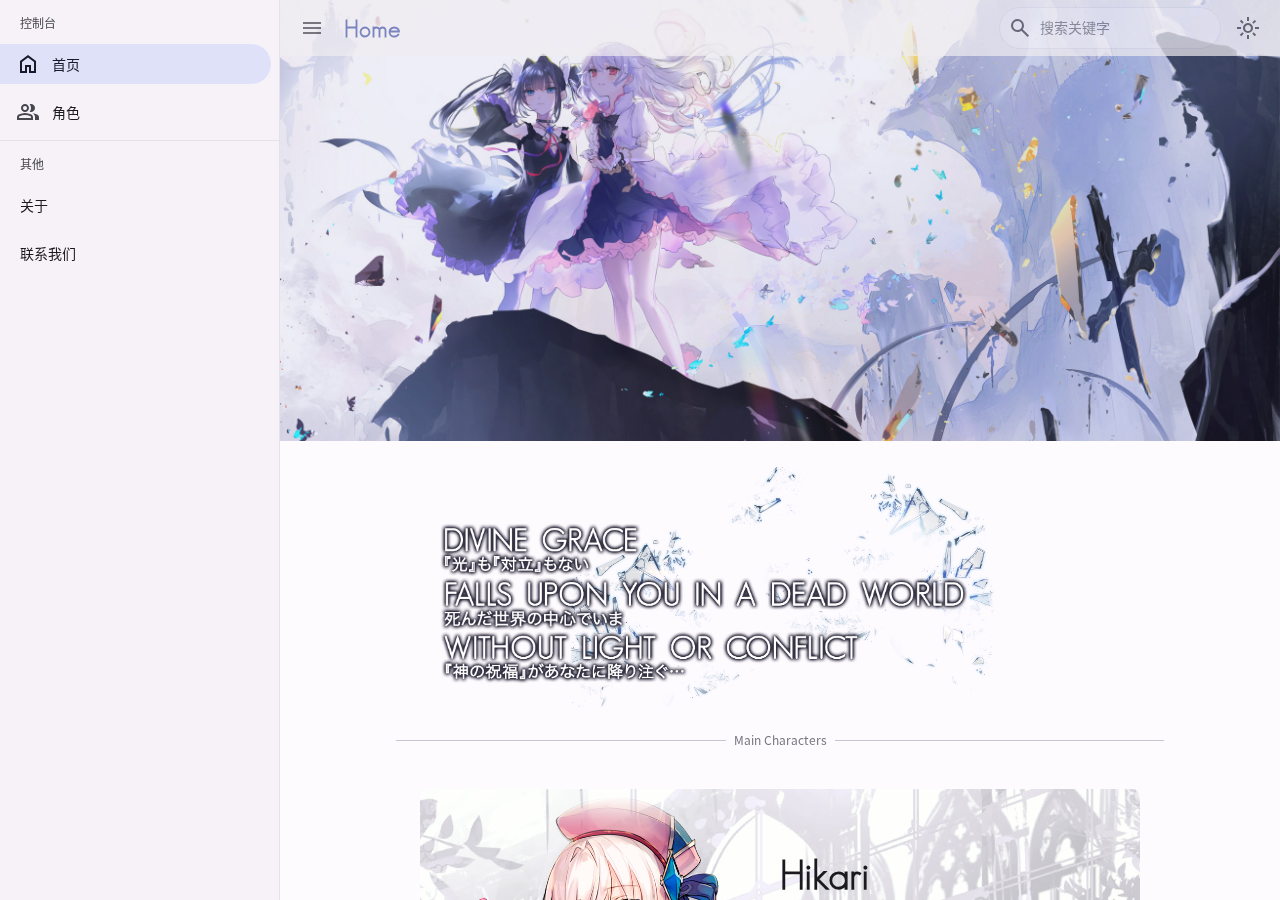
<file: index.html>
<!doctype html>
<html lang="zh-cn">

<head>
    <meta charset="UTF-8" />
    <meta name="viewport"
        content="width=device-width,initial-scale=1,minimum-scale=1,maximum-scale=1,user-scalable=no" />
    <meta name="mobile-web-app-capable" content="yes" />
    <script src="./soberScripts/sober.min.js"></script>
    <script src="./soberScripts/sober-theme.min.js"></script>
    <script>
        console.log(sober)
    </script>
    <title>Arcaea Fanmade Webpage</title>
    <link rel="stylesheet" type="text/css" href="./style.css">
</head>

<body>
    <s-page>
        <s-drawer>
            <!--左侧抽屉-->
            <div slot="start">
                <s-menu>
                    <div slot="label">控制台</div>
                    <s-menu-item id="home" checked="true">
                        <s-icon slot="start" name="home"></s-icon>
                        首页
                    </s-menu-item>
                    <s-menu-item id="charCards">
                        <s-icon slot="start">
                            <svg viewBox="0 -960 960 960">
                                <path d="M40-160v-112q0-34 17.5-62.5T104-378q62-31 126-46.5T360-440q66 0 130 15.5T616-378q29 15 46.5 43.5T680-272v112H40Zm720 0v-120q0-44-24.5-84.5T666-434q51 6 96 20.5t84 35.5q36 20 55 44.5t19 53.5v120H760ZM360-480q-66 0-113-47t-47-113q0-66 47-113t113-47q66 0 113 47t47 113q0 66-47 113t-113 47Zm400-160q0 66-47 113t-113 47q-11 0-28-2.5t-28-5.5q27-32 41.5-71t14.5-81q0-42-14.5-81T544-792q14-5 28-6.5t28-1.5q66 0 113 47t47 113ZM120-240h480v-32q0-11-5.5-20T580-306q-54-27-109-40.5T360-360q-56 0-111 13.5T140-306q-9 5-14.5 14t-5.5 20v32Zm240-320q33 0 56.5-23.5T440-640q0-33-23.5-56.5T360-720q-33 0-56.5 23.5T280-640q0 33 23.5 56.5T360-560Zm0 320Zm0-400Z"></path>
                            </svg>
                        </s-icon>
                        角色
                    </s-menu-item>
                </s-menu>
                <s-menu>
                    <div slot="label">其他</div>
                    <s-menu-item id="about"> 关于 </s-menu-item>
                    <s-menu-item id="contactUs"> 联系我们 </s-menu-item>
                </s-menu>
            </div>

            <!--主视图-->
            <s-scroll-view class="main">
                <div class="header"></div>
                <div class="content">
                    <!--标语-->
                    <div class="startupScene">
                        <div class="startupSentences">
                            <img src="./images/startup/m1.png" />
                            <img src="./images/startup/m2.png" />
                            <img src="./images/startup/m3.png" />
                        </div>
                    </div>

                    <!--角色-->
                    <s-divider>Main Characters</s-divider>
                    <div class="charactersContainer">
                        <s-carousel class="characters" id="characters" autoplay="true" duration="6000">
                            <s-carousel-item selected="true">
                                <img src="./images/characters/hikariFracture.png" style="height: 100%;">
                                <div class="charInfo">
                                    <h1>Hikari</h1>
                                    <p>宿命岂是凡人能够违抗？</p>
                                </div>
                            </s-carousel-item>
                            <s-carousel-item>
                                <img src="./images/characters/tairitsuGrievousLady.png" style="height: 100%;">
                                <div class="charInfo">
                                    <h1>Tairitsu</h1>
                                    <p>“而属于我的结局，便是一场悲惨的死亡。”</p>
                                </div>
                            </s-carousel-item>
                        </s-carousel>
                    </div>
                </div>
            </s-scroll-view>

            <!--应用栏-->
            <s-appbar class="appbar">
                <!--左侧导航按钮-->
                <s-icon-button slot="navigation" onclick="document.querySelector('s-drawer').toggle()">
                    <s-icon name="menu"></s-icon>
                </s-icon-button>
                <!--标题-->
                <div slot="headline" class="headline"> Home </div>
                <!--搜索框-->
                <s-search slot="search" placeholder="搜索关键字"
                    oninput="this.children[1].style.display=this.value===''?'none':'flex'">
                    <s-icon name="search" slot="start"></s-icon>
                    <s-icon-button slot="end" style="display: none"
                        onclick="this.parentElement.value='';this.style.display='none'">
                        <s-icon name="close"></s-icon>
                    </s-icon-button>
                </s-search>
                <!--亮/暗色切换-->
                <s-tooltip slot="action">
                    <s-icon-button slot="trigger" id="toggleTheme">
                        <s-icon name="light_mode" id="toggleThemeIcon"></s-icon>
                    </s-icon-button>
                    切换主题
                </s-tooltip>
            </s-appbar>
        </s-drawer>
    </s-page>

    <script src="./script.js"></script>
</html>
</file>
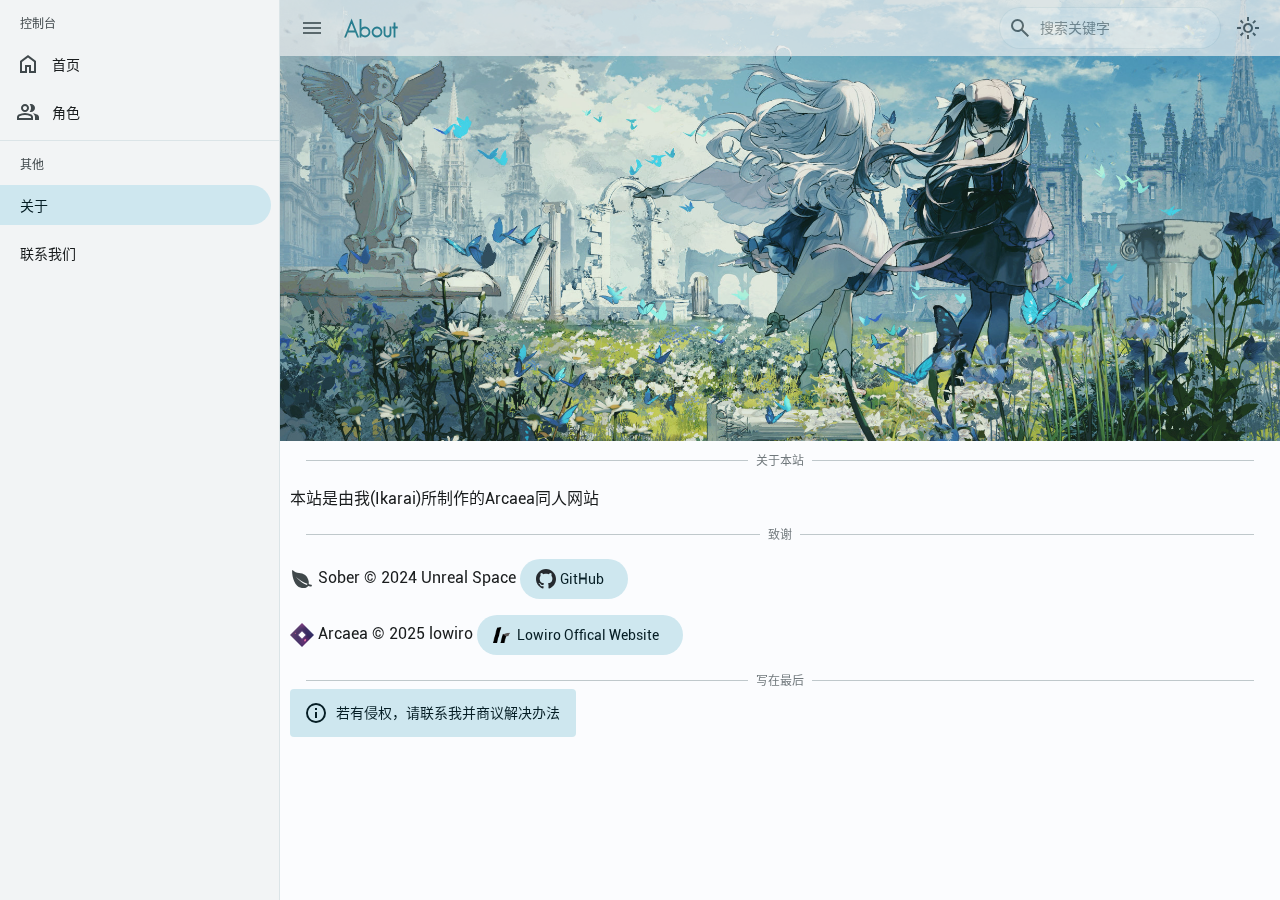
<file: pages/about/index.html>
<!doctype html>
<html lang="zh-cn">

<head>
    <meta charset="UTF-8" />
    <meta name="viewport"
        content="width=device-width,initial-scale=1,minimum-scale=1,maximum-scale=1,user-scalable=no" />
    <meta name="mobile-web-app-capable" content="yes" />
    <script src="../../soberScripts/sober.min.js"></script>
    <script src="../../soberScripts/sober-theme.min.js"></script>
    <script>
        console.log(sober)
    </script>
    <title>About</title>
    <link rel="stylesheet" type="text/css" href="./style.css">
</head>

<body>
    <s-page>
        <s-drawer>
            <!--左侧抽屉-->
            <div slot="start">
                <s-menu>
                    <div slot="label">控制台</div>
                    <s-menu-item id="home">
                        <s-icon slot="start" name="home"></s-icon>
                        首页
                    </s-menu-item>
                    <s-menu-item id="charCards">
                        <s-icon slot="start">
                            <svg viewBox="0 -960 960 960">
                                <path d="M40-160v-112q0-34 17.5-62.5T104-378q62-31 126-46.5T360-440q66 0 130 15.5T616-378q29 15 46.5 43.5T680-272v112H40Zm720 0v-120q0-44-24.5-84.5T666-434q51 6 96 20.5t84 35.5q36 20 55 44.5t19 53.5v120H760ZM360-480q-66 0-113-47t-47-113q0-66 47-113t113-47q66 0 113 47t47 113q0 66-47 113t-113 47Zm400-160q0 66-47 113t-113 47q-11 0-28-2.5t-28-5.5q27-32 41.5-71t14.5-81q0-42-14.5-81T544-792q14-5 28-6.5t28-1.5q66 0 113 47t47 113ZM120-240h480v-32q0-11-5.5-20T580-306q-54-27-109-40.5T360-360q-56 0-111 13.5T140-306q-9 5-14.5 14t-5.5 20v32Zm240-320q33 0 56.5-23.5T440-640q0-33-23.5-56.5T360-720q-33 0-56.5 23.5T280-640q0 33 23.5 56.5T360-560Zm0 320Zm0-400Z"></path>
                            </svg>
                        </s-icon>
                        角色
                    </s-menu-item>
                </s-menu>
                <s-menu>
                    <div slot="label">其他</div>
                    <s-menu-item id="about" checked="true"> 关于 </s-menu-item>
                    <s-menu-item id="contactUs"> 联系我们 </s-menu-item>
                </s-menu>
            </div>

            <!--主视图-->
            <s-scroll-view class="main">
                <div class="header"></div>
                <div class="content">
                    <s-divider>关于本站</s-divider>
                    <p>
                        本站是由我(Ikarai)所制作的Arcaea同人网站
                    </p>
                    <s-divider>致谢</s-divider>
                    <p>
                        <s-icon>
                            <svg viewBox="0 0 1024 1024"><path data-v-a8f97fcf="" d="M913.4 757.4c-105-16-113-31.4-113-31.4 21.6-129.8-45.4-294.2-154.8-383.2-145.6-118.4-367-32.4-539.4-212.4-40.2-42-16.8 471 199 665.4 157.8 142 343.6 98.4 394.6 75.2 46.2-21.2 78.6-59.8 78.6-59.8 84.2 26 125.8 24.4 125.8 24.4C933.8 839.2 948.8 762.8 913.4 757.4zM721.2 766.2c-276.4-81.8-484.2-369-484.2-369s182.4 215.4 504 320.4C741.4 733.8 731.8 757 721.2 766.2z"></path></svg>
                        </s-icon>
                        Sober © 2024 Unreal Space
                        <s-button type="filled-tonal" onclick="window.open('https:/\/github.com/apprat/sober/')">
                            <s-icon slot="start" src="../../images/icons/githubIcon.svg"></s-icon>
                            GitHub
                        </s-button>
                    </p>
                    <p>
                        <s-icon src="../../images/icons/arcaeaIcon.png"></s-icon>
                        Arcaea © 2025 lowiro
                        <s-button type="filled-tonal" onclick="window.open('https:/\/lowiro.com/')">
                            <s-icon slot="start" style="height: 1rem;" src="../../images/icons/lowiroIcon.png"></s-icon>
                            Lowiro Offical Website
                        </s-button>
                    </p>
                    <s-divider>写在最后</s-divider>
                    <s-alert>若有侵权，请联系我并商议解决办法</s-alert>
                </div>
            </s-scroll-view>

            <!--应用栏-->
            <s-appbar class="appbar">
                <!--左侧导航按钮-->
                <s-icon-button slot="navigation" onclick="document.querySelector('s-drawer').toggle()">
                    <s-icon name="menu"></s-icon>
                </s-icon-button>
                <!--标题-->
                <div slot="headline" class="headline"> About </div>
                <!--搜索框-->
                <s-search slot="search" placeholder="搜索关键字"
                    oninput="this.children[1].style.display=this.value===''?'none':'flex'">
                    <s-icon name="search" slot="start"></s-icon>
                    <s-icon-button slot="end" style="display: none"
                        onclick="this.parentElement.value='';this.style.display='none'">
                        <s-icon name="close"></s-icon>
                    </s-icon-button>
                </s-search>
                <!--亮/暗色切换-->
                <s-tooltip slot="action">
                    <s-icon-button slot="trigger" id="toggleTheme">
                        <s-icon name="light_mode" id="toggleThemeIcon"></s-icon>
                    </s-icon-button>
                    切换主题
                </s-tooltip>
            </s-appbar>
        </s-drawer>
    </s-page>

    <script src="./script.js"></script>
</html>
</file>
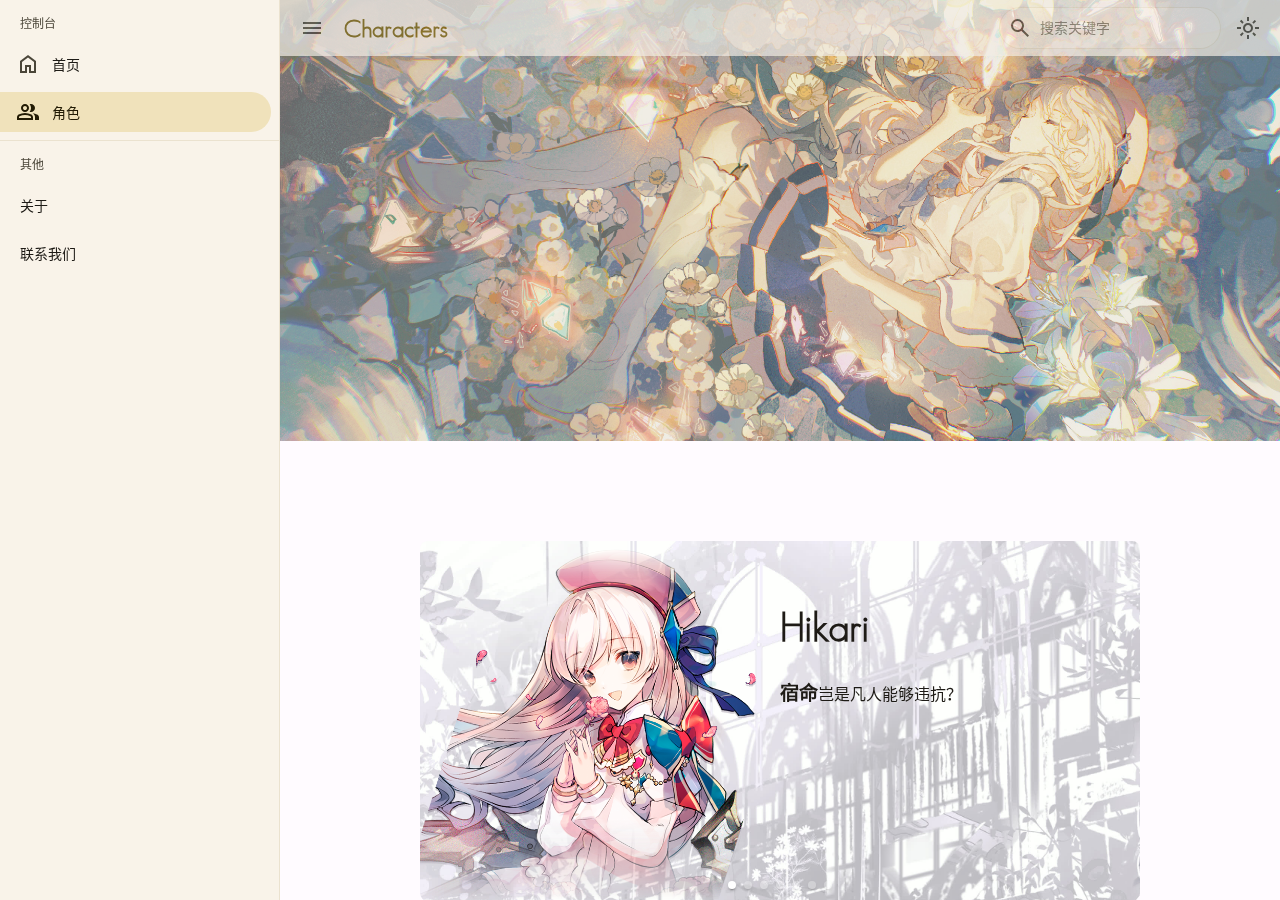
<file: pages/charCards/index.html>
<!doctype html>
<html lang="zh-cn">

<head>
    <meta charset="UTF-8" />
    <meta name="viewport"
        content="width=device-width,initial-scale=1,minimum-scale=1,maximum-scale=1,user-scalable=no" />
    <meta name="mobile-web-app-capable" content="yes" />
    <script src="../../soberScripts/sober.min.js"></script>
    <script src="../../soberScripts/sober-theme.min.js"></script>
    <script>
        console.log(sober)
    </script>
    <title>Characters</title>
    <link rel="stylesheet" type="text/css" href="./style.css">
</head>

<body>
    <s-page>
        <s-drawer>
            <!--左侧抽屉-->
            <div slot="start">
                <s-menu>
                    <div slot="label">控制台</div>
                    <s-menu-item id="home">
                        <s-icon slot="start" name="home"></s-icon>
                        首页
                    </s-menu-item>
                    <s-menu-item id="charCards" checked="true">
                        <s-icon slot="start">
                            <svg viewBox="0 -960 960 960">
                                <path d="M40-160v-112q0-34 17.5-62.5T104-378q62-31 126-46.5T360-440q66 0 130 15.5T616-378q29 15 46.5 43.5T680-272v112H40Zm720 0v-120q0-44-24.5-84.5T666-434q51 6 96 20.5t84 35.5q36 20 55 44.5t19 53.5v120H760ZM360-480q-66 0-113-47t-47-113q0-66 47-113t113-47q66 0 113 47t47 113q0 66-47 113t-113 47Zm400-160q0 66-47 113t-113 47q-11 0-28-2.5t-28-5.5q27-32 41.5-71t14.5-81q0-42-14.5-81T544-792q14-5 28-6.5t28-1.5q66 0 113 47t47 113ZM120-240h480v-32q0-11-5.5-20T580-306q-54-27-109-40.5T360-360q-56 0-111 13.5T140-306q-9 5-14.5 14t-5.5 20v32Zm240-320q33 0 56.5-23.5T440-640q0-33-23.5-56.5T360-720q-33 0-56.5 23.5T280-640q0 33 23.5 56.5T360-560Zm0 320Zm0-400Z"></path>
                            </svg>
                        </s-icon>
                        角色
                    </s-menu-item>
                </s-menu>
                <s-menu>
                    <div slot="label">其他</div>
                    <s-menu-item id="about">关于</s-menu-item>
                    <s-menu-item id="contactUs">联系我们</s-menu-item>
                </s-menu>
            </div>

            <!--主视图-->
            <s-scroll-view class="main">
                <div class="header"></div>
                <!--正文-->
                <div class="content">
                    <div class="charactersContainer">
                        <s-carousel class="characters" id="characters" autoplay="true">
                            <s-carousel-item selected="true">
                                <img src="../../images/characters/hikariFracture.png">
                                <div class="charInfo">
                                    <h1>Hikari</h1>
                                    <p><b>宿命</b>岂是凡人能够违抗？</p>
                                </div>
                            </s-carousel-item>
                            <s-carousel-item>
                                <img src="../../images/characters/tairitsuGrievousLady.png">
                                <div class="charInfo">
                                    <h1>Tairitsu</h1>
                                    <p>“而属于我的结局，便是一场悲惨的<b>死亡</b>。”</p>
                                </div>
                            </s-carousel-item>
                            <s-carousel-item>
                                <img src="../../images/characters/maya.png">
                                <div class="charInfo">
                                    <h1>Maya</h1>
                                    <p>「<b>“无所不有”</b>的你，又想要什么呢？」 <br>
                                        ——直视你的心，直面现实，然后做出选择，这样就好。
                                    </p>
                                </div>
                            </s-carousel-item>
                            <s-carousel-item>
                                <img src="../../images/characters/lacrymira.png">
                                <div class="charInfo">
                                    <h3>~Ascendant - 8th Seeker~</h3>
                                    <h1>Lacrymira</h1>
                                    <p>“那个深深嵌入Arcaea心脏的名字，你<b>无从知晓</b>”</p>
                                </div>
                            </s-carousel-item>
                            <s-carousel-item>
                                <img src="../../images/characters/nell.png">
                                <div class="charInfo">
                                    <h3>~Ascendant - 6th Seeker~</h3>
                                    <h1>Nell / Forlorn</h1>
                                    <p>「至高：第八探索者」—— <br>
                                        <b>「慈悲」</b>。
                                    </p>
                                </div>
                            </s-carousel-item>
                            <s-carousel-item>
                                <img src="../../images/characters/lagrange.png">
                                <div class="charInfo">
                                    <h1>Lagrange</h1>
                                    <p><b>拉</b> 格 朗 日</p>
                                </div>
                            </s-carousel-item>
                            <s-carousel-item>
                                <img src="../../images/characters/saya.png">
                                <div class="charInfo">
                                    <h1>Saya</h1>
                                    <p>“在那些地方，人类可以成为<b>上帝</b>。”</p>
                                </div>
                            </s-carousel-item>
                        </s-carousel>

                        <s-divider>Partners</s-divider>
                        <div class="list">
                            <div class="item">
                                <s-dialog>
                                    <s-card slot="trigger" clickable="true">
                                        <img slot="image" src="../../images/charCards/hikariCard.jpg">
                                        <div slot="headline">光 Hikari</div>
                                        <div slot="text">
                                            Main Story Act 1 : <br>
                                            Creation
                                        </div>
                                    </s-card>
                                    <div slot="headline"> Hikari </div>
                                    <div slot="text" class="charCard">
                                        <div class="charStand">
                                            <img src="../../images/charStand/hikariStand.png">
                                        </div>
                                        <div class="charIntroduce">
                                            <h3>~</h3>
                                            <h1>光</h1>
                                            <p>[SUPPORT]</p>
                                            <p>
                                                EASY - <br>
                                                Recollection Rate loss reduced for 'LOST' notes
                                            </p>
                                        </div>
                                        <s-divider>Variants</s-divider>
                                        <div>
                                            <s-dialog>
                                                <s-button slot="trigger">Hikari (Zero)</s-button>
                                                <div slot="headline"> Hikari </div>
                                                <div slot="text" class="charCard">
                                                    <div class="charStand">
                                                        <img src="../../images/charStand/hikariZeroStand.png">
                                                    </div>
                                                    <h3>Zero</h3>
                                                    <h1>光</h1>
                                                    <p>[CHALLENGE]</p>
                                                    <p>
                                                        (Lv8) <br>
                                                        Set Recollection Gauge to 0 on note 'LOST'
                                                    </p>
                                                </div>
                                            </s-dialog>
                                        </div>
                                    </div>
                                </s-dialog>
                            </div>
                            <div class="item">
                                <s-dialog>
                                    <s-card slot="trigger" clickable="true">
                                        <img slot="image" src="../../images/charCards/lacrymiraCard.jpg">
                                        <div slot="headline">洞烛 Insight</div>
                                        <div slot="text">
                                            Main Story Act 2 : <br>
                                            Catastrophe
                                        </div>
                                    </s-card>
                                    <div slot="headline"> Lacrymira </div>
                                    <div slot="text"  class="charCard">
                                        <div class="charStand">
                                            <img src="../../images/charStand/insightStand.png">
                                        </div>
                                        <div class="charIntroduce">
                                            <h3>~Ascendant - 8th Seeker~</h3>
                                            <h1>拉可弥拉</h1>
                                            <p>[SEEKER]</p>
                                            <p>
                                                HARD - <br>
                                                Irruption Gauge - <br>
                                                Chance to usurp Partners' World plays with 2x progress
                                            </p>
                                        </div>
                                    </div>
                                </s-dialog>
                            </div>
                            <div class="item">
                                <s-card clickable="true">
                                    <img slot="image" src="../../images/charCards/mayaCard.jpg">
                                    <div slot="headline">摩耶 Maya</div>
                                    <div slot="text">
                                        Main Story Act 2 : <br>
                                        Catastrophe
                                    </div>
                                </s-card>
                            </div>
                            <div class="item">
                                <s-card clickable="true">
                                    <img slot="image" src="../../images/charCards/tairitsuCard.jpg">
                                    <div slot="headline">对立 Tairitsu</div>
                                    <div slot="text">
                                        Main Story Act 1 : <br>
                                        Creation
                                    </div>
                                </s-card>
                            </div>
                            <div class="item">
                                <s-card clickable="true">
                                    <img slot="image" src="../../images/charCards/sayaCard.jpg">
                                    <div slot="headline">咲弥 Saya</div>
                                    <div slot="text">
                                        Side Story & <br>
                                        Main Story Act 2 : <br>
                                        Catastrophe
                                    </div>
                                </s-card>
                            </div>
                            <div class="item">
                                <s-card clickable="true">
                                    <img slot="image" src="../../images/charCards/lagrangeCard.jpg">
                                    <div slot="headline">拉格兰 Lagrange</div>
                                    <div slot="text">
                                        Side Story
                                    </div>
                                </s-card>
                            </div>
                        </div>
                    </div>
                </div>
            </s-scroll-view>

            <!--应用栏-->
            <s-appbar class="appbar">
                <!--左侧导航按钮-->
                <s-icon-button slot="navigation" onclick="document.querySelector('s-drawer').toggle()">
                    <s-icon name="menu"></s-icon>
                </s-icon-button>
                <!--标题-->
                <div slot="headline" class="headline"> Characters </div>
                <!--搜索框-->
                <s-search slot="search" placeholder="搜索关键字"
                    oninput="this.children[1].style.display=this.value===''?'none':'flex'">
                    <s-icon name="search" slot="start"></s-icon>
                    <s-icon-button slot="end" style="display: none"
                        onclick="this.parentElement.value='';this.style.display='none'">
                        <s-icon name="close"></s-icon>
                    </s-icon-button>
                </s-search>
                <!--亮/暗色切换-->
                <s-tooltip slot="action">
                    <s-icon-button slot="trigger" id="toggleTheme">
                        <s-icon name="light_mode" id="toggleThemeIcon"></s-icon>
                    </s-icon-button>
                    切换主题
                </s-tooltip>
            </s-appbar>
        </s-drawer>
    </s-page>

    <script src="./script.js"></script>

</html>
</file>
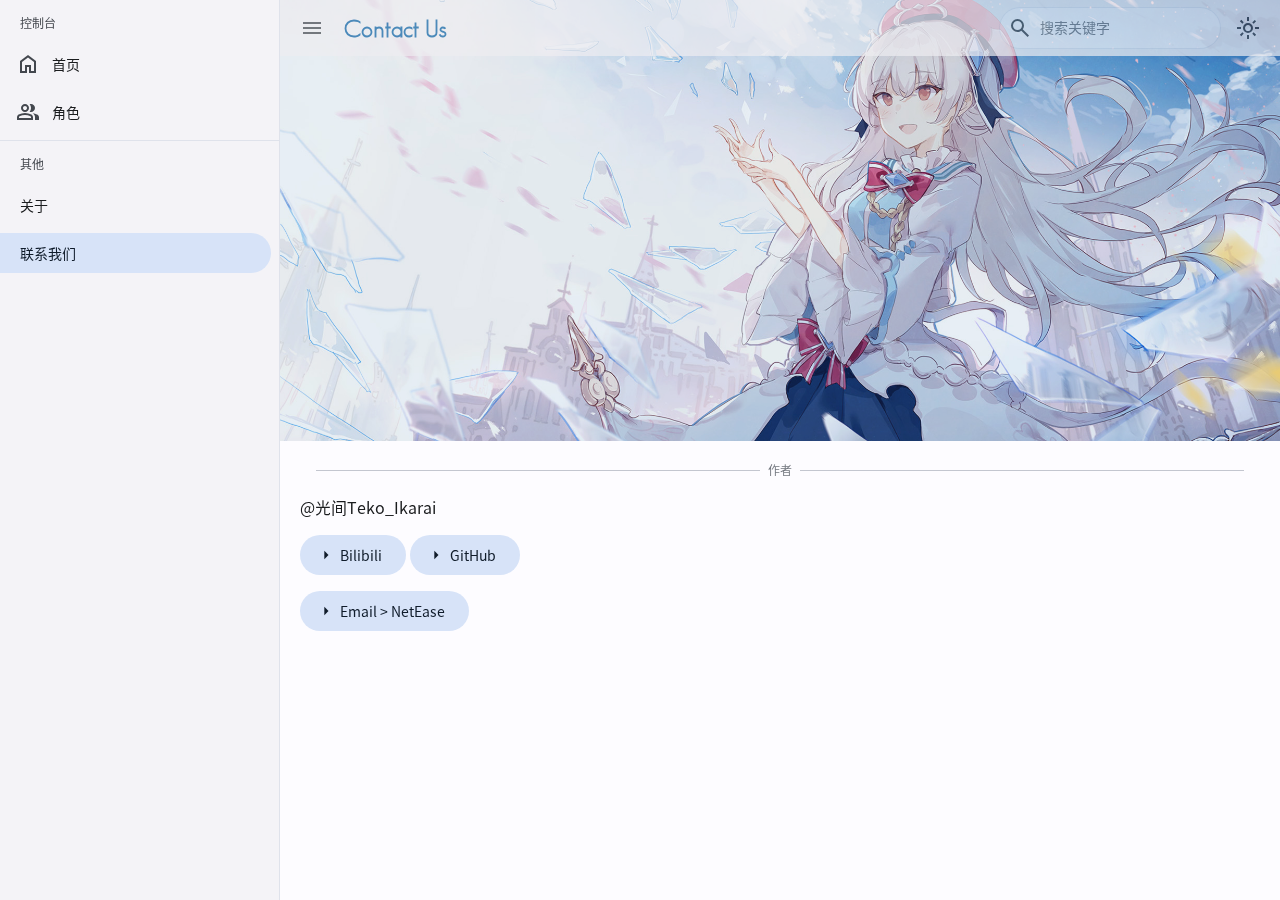
<file: pages/contactUs/index.html>
<!doctype html>
<html lang="zh-cn">

<head>
    <meta charset="UTF-8" />
    <meta name="viewport"
        content="width=device-width,initial-scale=1,minimum-scale=1,maximum-scale=1,user-scalable=no" />
    <meta name="mobile-web-app-capable" content="yes" />
    <script src="../../soberScripts/sober.min.js"></script>
    <script src="../../soberScripts/sober-theme.min.js"></script>
    <script>
        console.log(sober)
    </script>
    <title>Contact Us</title>
    <link rel="stylesheet" type="text/css" href="./style.css">
</head>

<body>
    <s-page>
        <s-drawer>
            <!--左侧抽屉-->
            <div slot="start">
                <s-menu>
                    <div slot="label">控制台</div>
                    <s-menu-item id="home">
                        <s-icon slot="start" name="home"></s-icon>
                        首页
                    </s-menu-item>
                    <s-menu-item id="charCards">
                        <s-icon slot="start">
                            <svg viewBox="0 -960 960 960">
                                <path d="M40-160v-112q0-34 17.5-62.5T104-378q62-31 126-46.5T360-440q66 0 130 15.5T616-378q29 15 46.5 43.5T680-272v112H40Zm720 0v-120q0-44-24.5-84.5T666-434q51 6 96 20.5t84 35.5q36 20 55 44.5t19 53.5v120H760ZM360-480q-66 0-113-47t-47-113q0-66 47-113t113-47q66 0 113 47t47 113q0 66-47 113t-113 47Zm400-160q0 66-47 113t-113 47q-11 0-28-2.5t-28-5.5q27-32 41.5-71t14.5-81q0-42-14.5-81T544-792q14-5 28-6.5t28-1.5q66 0 113 47t47 113ZM120-240h480v-32q0-11-5.5-20T580-306q-54-27-109-40.5T360-360q-56 0-111 13.5T140-306q-9 5-14.5 14t-5.5 20v32Zm240-320q33 0 56.5-23.5T440-640q0-33-23.5-56.5T360-720q-33 0-56.5 23.5T280-640q0 33 23.5 56.5T360-560Zm0 320Zm0-400Z"></path>
                            </svg>
                        </s-icon>
                        角色
                    </s-menu-item>
                </s-menu>
                <s-menu>
                    <div slot="label">其他</div>
                    <s-menu-item id="about">关于</s-menu-item>
                    <s-menu-item id="contactUs" checked="true">联系我们</s-menu-item>
                </s-menu>
            </div>

            <!--主视图-->
            <s-scroll-view class="main">
                <div class="header"></div>
                <!--正文-->
                <div class="content">
                    <s-divider>作者</s-divider>
                    <p>@光间Teko_Ikarai</p>
                    <p>
                        <s-button type="filled-tonal" onclick="window.open('https:/\/space.bilibili.com/1365405592')">
                            <s-icon slot="start" name="arrow_drop_right"></s-icon>
                            Bilibili
                        </s-button>
                        <s-button type="filled-tonal" onclick="window.open('https:/\/github.com/Teko-Ikarai')">
                            <s-icon slot="start" name="arrow_drop_right"></s-icon>
                            GitHub
                        </s-button>
                    </p>
                    <p>
                        <s-tooltip>
                            <s-button slot="trigger" type="filled-tonal" onclick="window.open('mailto:yjym20318@163.com')">
                                <s-icon slot="start" name="arrow_drop_right"></s-icon>
                                Email > NetEase
                            </s-button>
                            点击以跳转至邮箱
                        </s-tooltip>
                    </p>
                    <!--<p>
                        <s-tooltip>
                            <s-alert slot="trigger">
                                若无法联系网易邮箱，请使用以下邮箱：<a href="mailto:xxingy1@outlook.com">xxingy1@outlook.com</a>
                            </s-alert>
                            若无必要，请勿联系该邮箱
                        </s-tooltip>
                    </p>-->
                </div>
            </s-scroll-view>

            <!--应用栏-->
            <s-appbar class="appbar">
                <!--左侧导航按钮-->
                <s-icon-button slot="navigation" onclick="document.querySelector('s-drawer').toggle()">
                    <s-icon name="menu"></s-icon>
                </s-icon-button>
                <!--标题-->
                <div slot="headline" class="headline"> Contact Us </div>
                <!--搜索框-->
                <s-search slot="search" placeholder="搜索关键字"
                    oninput="this.children[1].style.display=this.value===''?'none':'flex'">
                    <s-icon name="search" slot="start"></s-icon>
                    <s-icon-button slot="end" style="display: none"
                        onclick="this.parentElement.value='';this.style.display='none'">
                        <s-icon name="close"></s-icon>
                    </s-icon-button>
                </s-search>
                <!--亮/暗色切换-->
                <s-tooltip slot="action">
                    <s-icon-button slot="trigger" id="toggleTheme">
                        <s-icon name="light_mode" id="toggleThemeIcon"></s-icon>
                    </s-icon-button>
                    切换主题
                </s-tooltip>
            </s-appbar>
        </s-drawer>
    </s-page>

    <script src="./script.js"></script>

</html>
</file>
<file: style.css>
@import url(./fonts/font.css);

html,
body {
    height: 100%;
    overflow: hidden;
    margin: 0;
    /**禁用字体缩放**/
      -webkit-text-size-adjust: none;
}

/**隐藏未加载的组件**/
:not(:defined) {
    display: none;
}

.main {
    container-name: main;
    container-type: inline-size;
    overscroll-behavior: none;
}

.appbar {
    opacity: 0.7;
    position: absolute;
    width: 100%;
    box-sizing: border-box;
    z-index: 1;
}

.header {
    container-name: header;
    container-type: inline-size;
    position: sticky;
    top: calc(64px - 49%);
    height: 49%;
    background: var(--s-color-primary);
    z-index: 1;
    opacity: .95;
}

.header::before {
    content: '';
    position: absolute;
    inset: 0;
    width: 100%;
    height: 100%;
    background-image: url('./images/bgHome.jpg');
    background-size: cover;
    background-position: center;
    pointer-events: none;
    opacity: .9;
}

.list {
    max-width: 1280px;
    margin: auto;
    column-count: 3;
    column-gap: 0;
    column-fill: balance;
    padding: 8px;
    box-sizing: border-box;
}

.list>.item {
    padding: 8px;
    break-inside: avoid;
    -webkit-break-inside: avoid;
}

.list s-card {
    max-width: none;
    display: block;
}

.pagination {
    display: flex;
    justify-content: center;
    margin-bottom: 24px;
}

.content {
    font-family: 'Geosans', 'NotoSans';
    width: 80%;
    margin: auto;
    margin-top: 5%;
}

.headline {
    font-family: 'GeoSansLight';
}

.startupScene {
    container-name: startupScene;
    position: relative;
    width: 100%;
    height: 420px;
    top: -24px;
    background-image: url('./images/startup/glass.png');
    background-repeat: no-repeat;
    background-size: contain;
    background-position: center;
}

.startupSentences {
    margin: auto;
    width: 85%;
    padding-top: 10%;
    height: 60%;
}

.startupSentences img {
    height: 32%;
    display: block;
}

.characterContainer {
    width: 100%;
}

.characters {
    margin: auto;
    margin-top: 5%;
    margin-bottom: 5%;
    max-width: 90%;
    background-image: url('./images/bgCharInfo.jpg');
    background-size: cover;
}

.characters s-carousel-item {
    background: none;
}

.characters img {
    z-index: -1;
    position: absolute;
    left: -5%;
}

.characters .charInfo {
    z-index: 1;
    margin-left: 45%;
    padding: 5%;
    position: absolute;
}

.characters .charInfo h1 {
    font-family: 'GeoSansLight', 'NotoSans';
    font-size: 3rem;
}

@container main (max-width: 1024px) {
    .header {
        top: calc(56px - 49%);
    }
    .startupScene {
        height: 240px;
        .startupSentences {
            height: 70%;
            padding-top: 7%;
        }
    }
    .characters .charInfo h1 {
        font-size: 2.5rem;
    }
}

@container main (max-width: 768px) {
    .list {
        column-count: 2;
    }
    .startupScene {
        height: 210px;
        .startupSentences {
            height: 70%;
            width: 87%;
            padding-top: 5%;
        }
    }
    .characters {
        margin-top: 3%;
        margin-bottom: 3%;
        .charInfo {
            padding-top: 3%;
            h1 {
                font-size: 2rem;
            }
            p {
                font-size: 1rem;
            }
        }
    }
}

@container main (max-width: 630px) {
    .list {
        column-count: 2;
    }
    .startupScene {
        height: 150px;
        top: -9px;
        .startupSentences {
            height: 70%;
            width: 85%;
            padding-top: 4%;
        }
    }
    .characters .charInfo {
        padding-top: 3%;
        h1 {
            font-size: 1.7rem;
        }
        p {
            font-size: 0.8rem;
        }
    }
}

@container main (max-width: 376px) {
    .list {
        column-count: 1;
    }
    .startupScene {
        height: 90px;
        top: 0px;
    }
    .characters {
        margin-top: 1%;
        margin-bottom: 2%;
        .charInfo {
            padding-top: 0%;
            h1 {
                font-size: 1.5rem;
            }
            p {
                font-size: 0.6rem;
            }
        }
    }
}
</file>
<file: pages/about/style.css>
@import url(../../fonts/font.css);

html,
body {
    height: 100%;
    overflow: hidden;
    margin: 0;
}

/**隐藏未加载的组件**/
:not(:defined) {
    display: none;
}

.main {
    container-name: main;
    container-type: inline-size;
    overscroll-behavior: none;
}

.appbar {
    opacity: 0.7;
    position: absolute;
    width: 100%;
    box-sizing: border-box;
    z-index: 1;
}

.header {
    container-name: header;
    container-type: inline-size;
    position: sticky;
    top: calc(64px - 49%);
    height: 49%;
    background: var(--s-color-primary);
    z-index: 1;
    opacity: .95;
}

.header::before {
    content: '';
    position: absolute;
    inset: 0;
    width: 100%;
    height: 100%;
    background-image: url('../../images/bgAbout.jpg');
    background-size: cover;
    background-position: center;
    pointer-events: none;
    opacity: .9;
}

.list {
    max-width: 1280px;
    margin: auto;
    column-count: 3;
    column-gap: 0;
    column-fill: balance;
    padding: 8px;
    box-sizing: border-box;
}

.list>.item {
    padding: 8px;
    break-inside: avoid;
    -webkit-break-inside: avoid;
}

.list s-card {
    max-width: none;
    display: block;
}

.pagination {
    display: flex;
    justify-content: center;
    margin-bottom: 24px;
}

.content {
    font-family: 'Geosans', 'Roboto', 'NotoSans';
    margin: 1%;
}

.headline {
    font-family: 'GeoSansLight';
}

@container main (max-width: 1024px) {
    .header {
        top: calc(56px - 49%);
    }
}

@container main (max-width: 768px) {
    .list {
        column-count: 2;
    }
}

@container main (max-width: 375px) {
    .list {
        column-count: 1;
    }
}
</file>
<file: pages/charCards/style.css>
@import url(../../fonts/font.css);

html,
body {
    height: 100%;
    overflow: hidden;
    margin: 0;
}

/**隐藏未加载的组件**/
:not(:defined) {
    display: none;
}

.main {
    container-name: main;
    container-type: inline-size;
    overscroll-behavior: none;
}

.appbar {
    opacity: 0.7;
    position: absolute;
    width: 100%;
    box-sizing: border-box;
    z-index: 1;
}

.header {
    container-name: header;
    container-type: inline-size;
    position: sticky;
    top: calc(64px - 49%);
    height: 49%;
    background: var(--s-color-primary);
    z-index: 1;
    opacity: .95;
}

.header::before {
    content: '';
    position: absolute;
    inset: 0;
    width: 100%;
    height: 100%;
    background-image: url('../../images/bgCharCards.jpg');
    background-size: cover;
    background-position: center;
    pointer-events: none;
    opacity: .9;
}

.content {
    font-family: 'Roboto', 'NotoSans';
    width: 80%;
    margin: auto;
    margin-top: 10%;
}

.characterContainer {
    width: 90%;
}

.characters {
    margin: auto;
    margin-top: 5%;
    margin-bottom: 5%;
    max-width: 90%;
    background-image: url('../../images/bgCharInfo.jpg');
    background-size: cover;
}

.characters s-carousel-item {
    background: none;
}

.characters img {
    z-index: 2;
    position: absolute;
    left: -5%;
    height: 100%;
}

.characters .charInfo {
    z-index: 1;
    margin-left: 45%;
    padding: 5%;
    position: absolute;
}

.characters .charInfo h1 {
    font-family: 'GeoSansLight', 'NotoSans';
    font-size: 3rem;
}

.characters .charInfo h3 {
    font-family: 'GeoSansLight', 'NotoSans';
    position: absolute;
}

.characters .charInfo b {
    font-family: 'Linux Libertine', 'Georgia', 'Times', serif;
    font-size: larger;
}

.list {
    max-width: 1280px;
    margin: auto;
    column-count: 3;
    column-gap: 0;
    column-fill: balance;
    padding: 8px;
    box-sizing: border-box;
}

.list>.item {
    padding: 8px;
    break-inside: avoid;
    -webkit-break-inside: avoid;
}

.list s-card {
    max-width: none;
    display: block;
}

.list div {
    font-family: 'GeoSansLight', 'NotoSansLight';
    font-weight: bolder;
}

.charStand {
    width: 60%;
    float: right;
    
    img {
        width: 100%;
    }
}

.pagination {
    display: flex;
    justify-content: center;
    margin-bottom: 24px;
}

.headline {
    font-family: 'GeoSansLight';
}

@container main (max-width: 1024px) {
    .header {
        top: calc(56px - 49%);
    }
    .characters .charInfo {
        h1 {
            font-size: 2.5rem;
        }
        h3 {
            top: 0.7rem;
        }
    }
}

@container main (max-width: 768px) {
    .list {
        column-count: 2;
    }
    .characters {
        margin-top: 3%;
        margin-bottom: 3%;
        .charInfo {
            padding-top: 3%;
            h1 {
                font-size: 2rem;
            }
            h3 {
                top: -0.5rem;
            }
            p {
                font-size: 1rem;
            }
        }
    }
}

@container main (max-width: 630px) {
    .list {
        column-count: 2;
    }
    .characters .charInfo {
        padding-top: 3%;
        h1 {
            font-size: 1.7rem;
        }
        p {
            font-size: 0.8rem;
        }
    }
}

@container main (max-width: 376px) {
    .list {
        column-count: 1;
    }
    .characters {
        margin-top: 1%;
        margin-bottom: 2%;
        .charInfo {
            padding-top: 0%;
            h1 {
                font-size: 1.5rem;
            }
            p {
                font-size: 0.6rem;
            }
        }
    }
}
</file>
<file: pages/contactUs/style.css>
@import url(../../fonts/font.css);

html,
body {
    height: 100%;
    overflow: hidden;
    margin: 0;
}

/**隐藏未加载的组件**/
:not(:defined) {
    display: none;
}

.main {
    container-name: main;
    container-type: inline-size;
    overscroll-behavior: none;
}

.appbar {
    opacity: 0.7;
    position: absolute;
    width: 100%;
    box-sizing: border-box;
    z-index: 1;
}

.header {
    container-name: header;
    container-type: inline-size;
    position: sticky;
    top: calc(64px - 49%);
    height: 49%;
    background: var(--s-color-primary);
    z-index: 1;
    opacity: .95;
}

.header::before {
    content: '';
    position: absolute;
    inset: 0;
    width: 100%;
    height: 100%;
    background-image: url('../../images/bgContactUs.jpg');
    background-size: cover;
    background-position: center;
    pointer-events: none;
    opacity: .9;
}

.list {
    max-width: 1280px;
    margin: auto;
    column-count: 3;
    column-gap: 0;
    column-fill: balance;
    padding: 8px;
    box-sizing: border-box;
}

.list>.item {
    padding: 8px;
    break-inside: avoid;
    -webkit-break-inside: avoid;
}

.list s-card {
    max-width: none;
    display: block;
}

.pagination {
    display: flex;
    justify-content: center;
    margin-bottom: 24px;
}

.content {
    font-family: 'Geosans', 'NotoSans';
    margin: 2%;
}

.headline {
    font-family: 'GeoSansLight';
}

@container main (max-width: 1024px) {
    .header {
        top: calc(56px - 49%);
    }
}

@container main (max-width: 768px) {
    .list {
        column-count: 2;
    }
}

@container main (max-width: 375px) {
    .list {
        column-count: 1;
    }
}
</file>
